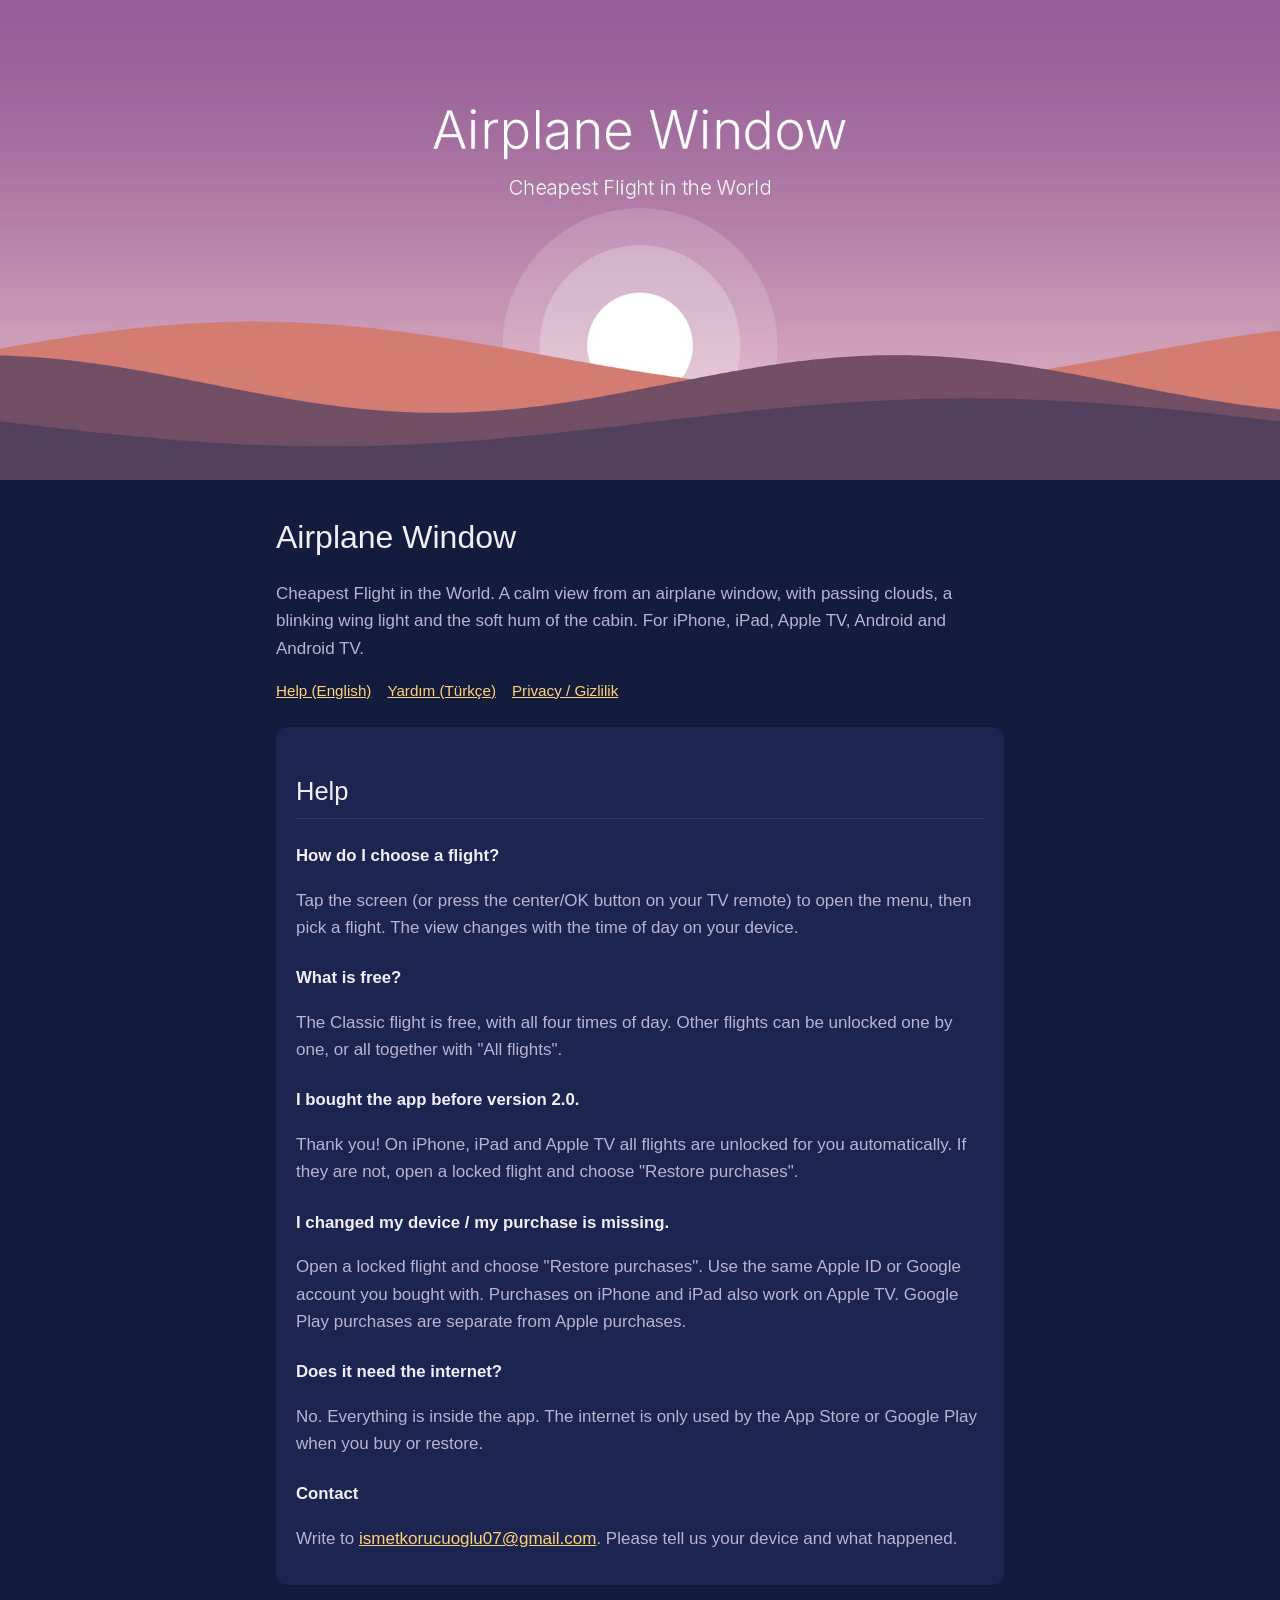
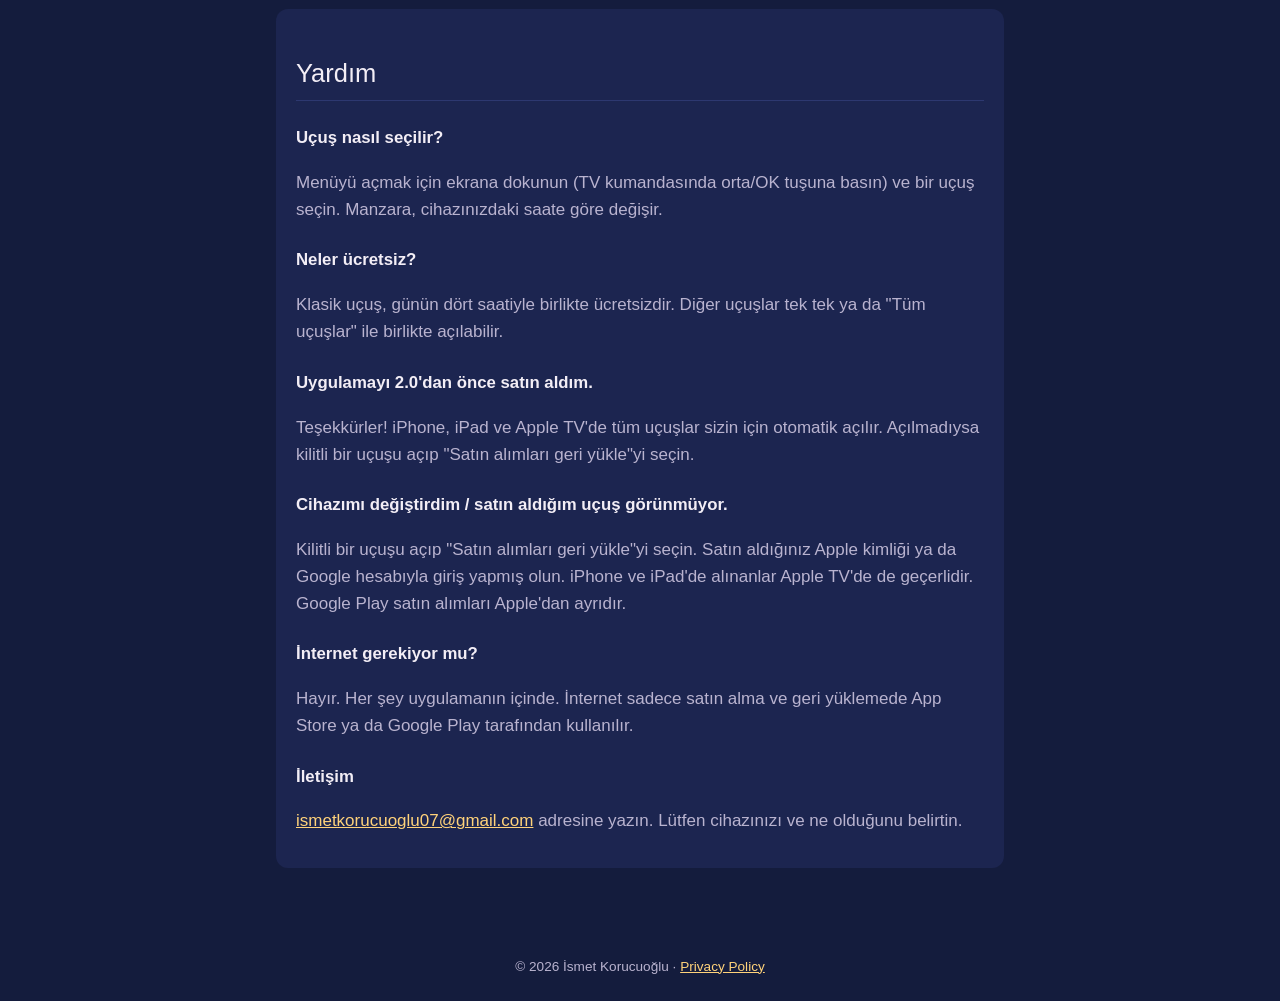
<file: index.html>
<!doctype html>
<html lang="en">
<head>
<meta charset="utf-8">
<meta name="viewport" content="width=device-width, initial-scale=1">
<title>Airplane Window: Support</title>
<meta name="description" content="Airplane Window turns your screen into an airplane window. Support and help.">
<link rel="stylesheet" href="style.css">
</head>
<body>
<img class="hero" src="hero.jpg" alt="Airplane Window: Cheapest Flight in the World">
<main>
  <h1>Airplane Window</h1>
  <p>Cheapest Flight in the World. A calm view from an airplane window, with passing clouds, a blinking wing light and the soft hum of the cabin. For iPhone, iPad, Apple TV, Android and Android TV.</p>
  <nav><a href="#en">Help (English)</a><a href="#tr">Yardım (Türkçe)</a><a href="privacy.html">Privacy / Gizlilik</a></nav>

  <section class="lang" id="en">
    <h2>Help</h2>
    <h3>How do I choose a flight?</h3>
    <p>Tap the screen (or press the center/OK button on your TV remote) to open the menu, then pick a flight. The view changes with the time of day on your device.</p>
    <h3>What is free?</h3>
    <p>The Classic flight is free, with all four times of day. Other flights can be unlocked one by one, or all together with "All flights".</p>
    <h3>I bought the app before version 2.0.</h3>
    <p>Thank you! On iPhone, iPad and Apple TV all flights are unlocked for you automatically. If they are not, open a locked flight and choose "Restore purchases".</p>
    <h3>I changed my device / my purchase is missing.</h3>
    <p>Open a locked flight and choose "Restore purchases". Use the same Apple ID or Google account you bought with. Purchases on iPhone and iPad also work on Apple TV. Google Play purchases are separate from Apple purchases.</p>
    <h3>Does it need the internet?</h3>
    <p>No. Everything is inside the app. The internet is only used by the App Store or Google Play when you buy or restore.</p>
    <h3>Contact</h3>
    <p>Write to <a href="mailto:ismetkorucuoglu07@gmail.com">ismetkorucuoglu07@gmail.com</a>. Please tell us your device and what happened.</p>
  </section>

  <section class="lang" id="tr" lang="tr">
    <h2>Yardım</h2>
    <h3>Uçuş nasıl seçilir?</h3>
    <p>Menüyü açmak için ekrana dokunun (TV kumandasında orta/OK tuşuna basın) ve bir uçuş seçin. Manzara, cihazınızdaki saate göre değişir.</p>
    <h3>Neler ücretsiz?</h3>
    <p>Klasik uçuş, günün dört saatiyle birlikte ücretsizdir. Diğer uçuşlar tek tek ya da "Tüm uçuşlar" ile birlikte açılabilir.</p>
    <h3>Uygulamayı 2.0'dan önce satın aldım.</h3>
    <p>Teşekkürler! iPhone, iPad ve Apple TV'de tüm uçuşlar sizin için otomatik açılır. Açılmadıysa kilitli bir uçuşu açıp "Satın alımları geri yükle"yi seçin.</p>
    <h3>Cihazımı değiştirdim / satın aldığım uçuş görünmüyor.</h3>
    <p>Kilitli bir uçuşu açıp "Satın alımları geri yükle"yi seçin. Satın aldığınız Apple kimliği ya da Google hesabıyla giriş yapmış olun. iPhone ve iPad'de alınanlar Apple TV'de de geçerlidir. Google Play satın alımları Apple'dan ayrıdır.</p>
    <h3>İnternet gerekiyor mu?</h3>
    <p>Hayır. Her şey uygulamanın içinde. İnternet sadece satın alma ve geri yüklemede App Store ya da Google Play tarafından kullanılır.</p>
    <h3>İletişim</h3>
    <p><a href="mailto:ismetkorucuoglu07@gmail.com">ismetkorucuoglu07@gmail.com</a> adresine yazın. Lütfen cihazınızı ve ne olduğunu belirtin.</p>
  </section>
</main>
<footer>© 2026 İsmet Korucuoğlu · <a href="privacy.html">Privacy Policy</a></footer>
</body>
</html>
</file>
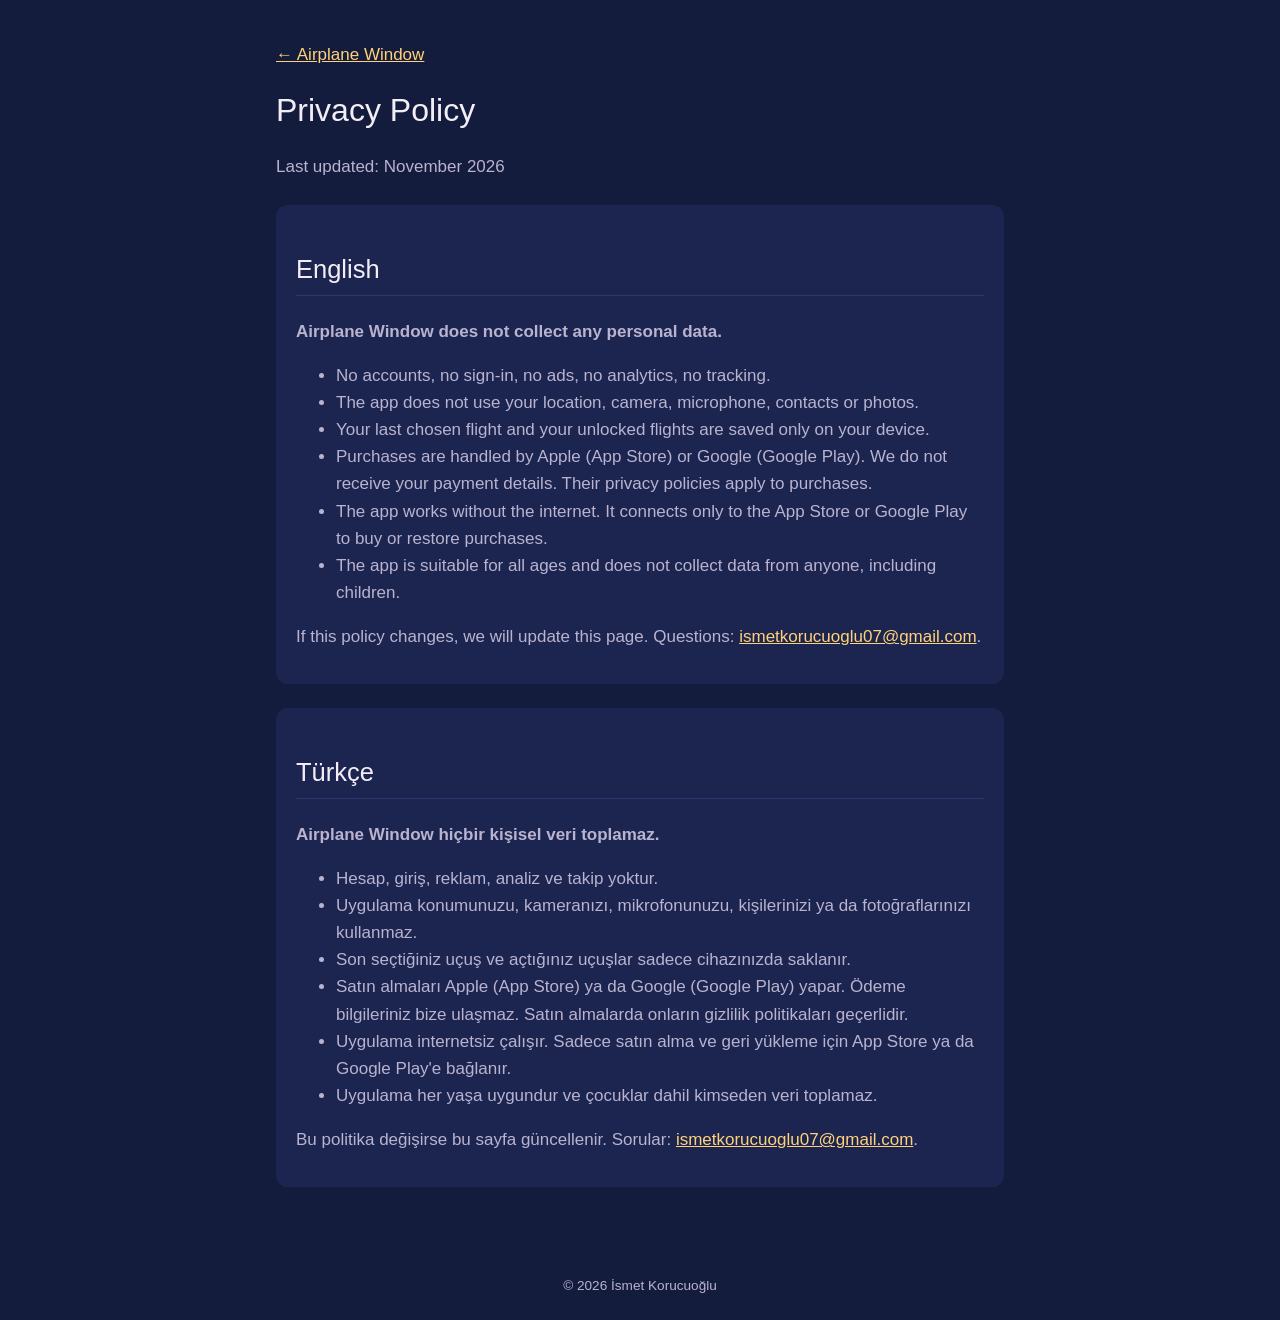
<file: privacy.html>
<!doctype html>
<html lang="en">
<head>
<meta charset="utf-8">
<meta name="viewport" content="width=device-width, initial-scale=1">
<title>Airplane Window: Privacy Policy</title>
<link rel="stylesheet" href="style.css">
</head>
<body>
<main>
  <p><a href="index.html">← Airplane Window</a></p>
  <h1>Privacy Policy</h1>
  <p>Last updated: November 2026</p>

  <section class="lang">
    <h2>English</h2>
    <p><strong>Airplane Window does not collect any personal data.</strong></p>
    <ul>
      <li>No accounts, no sign-in, no ads, no analytics, no tracking.</li>
      <li>The app does not use your location, camera, microphone, contacts or photos.</li>
      <li>Your last chosen flight and your unlocked flights are saved only on your device.</li>
      <li>Purchases are handled by Apple (App Store) or Google (Google Play). We do not receive your payment details. Their privacy policies apply to purchases.</li>
      <li>The app works without the internet. It connects only to the App Store or Google Play to buy or restore purchases.</li>
      <li>The app is suitable for all ages and does not collect data from anyone, including children.</li>
    </ul>
    <p>If this policy changes, we will update this page. Questions: <a href="mailto:ismetkorucuoglu07@gmail.com">ismetkorucuoglu07@gmail.com</a>.</p>
  </section>

  <section class="lang" lang="tr">
    <h2>Türkçe</h2>
    <p><strong>Airplane Window hiçbir kişisel veri toplamaz.</strong></p>
    <ul>
      <li>Hesap, giriş, reklam, analiz ve takip yoktur.</li>
      <li>Uygulama konumunuzu, kameranızı, mikrofonunuzu, kişilerinizi ya da fotoğraflarınızı kullanmaz.</li>
      <li>Son seçtiğiniz uçuş ve açtığınız uçuşlar sadece cihazınızda saklanır.</li>
      <li>Satın almaları Apple (App Store) ya da Google (Google Play) yapar. Ödeme bilgileriniz bize ulaşmaz. Satın almalarda onların gizlilik politikaları geçerlidir.</li>
      <li>Uygulama internetsiz çalışır. Sadece satın alma ve geri yükleme için App Store ya da Google Play'e bağlanır.</li>
      <li>Uygulama her yaşa uygundur ve çocuklar dahil kimseden veri toplamaz.</li>
    </ul>
    <p>Bu politika değişirse bu sayfa güncellenir. Sorular: <a href="mailto:ismetkorucuoglu07@gmail.com">ismetkorucuoglu07@gmail.com</a>.</p>
  </section>
</main>
<footer>© 2026 İsmet Korucuoğlu</footer>
</body>
</html>
</file>
<file: style.css>
:root { --bg: #141c3d; --panel: #1c2550; --text: #f3eef6; --muted: #b9b3cf; --accent: #ffd27a; }
* { box-sizing: border-box; }
body { margin: 0; background: var(--bg); color: var(--text); font: 17px/1.6 -apple-system, BlinkMacSystemFont, "Segoe UI", Inter, sans-serif; }
.hero { width: 100%; aspect-ratio: 8 / 3; object-fit: cover; display: block; }
main { max-width: 760px; margin: 0 auto; padding: 24px 16px 64px; }
h1 { font-weight: 300; font-size: 2rem; margin: 8px 0 4px; }
h2 { font-weight: 400; margin-top: 40px; border-bottom: 1px solid #2d3870; padding-bottom: 6px; }
h3 { margin: 24px 0 4px; font-size: 1.05rem; }
p, li { color: var(--muted); }
a { color: var(--accent); }
nav { display: flex; gap: 16px; flex-wrap: wrap; font-size: 0.95rem; }
.lang { background: var(--panel); border-radius: 12px; padding: 4px 20px 16px; margin-top: 24px; }
footer { color: var(--muted); font-size: 0.85rem; text-align: center; padding: 24px 16px; }
</file>
